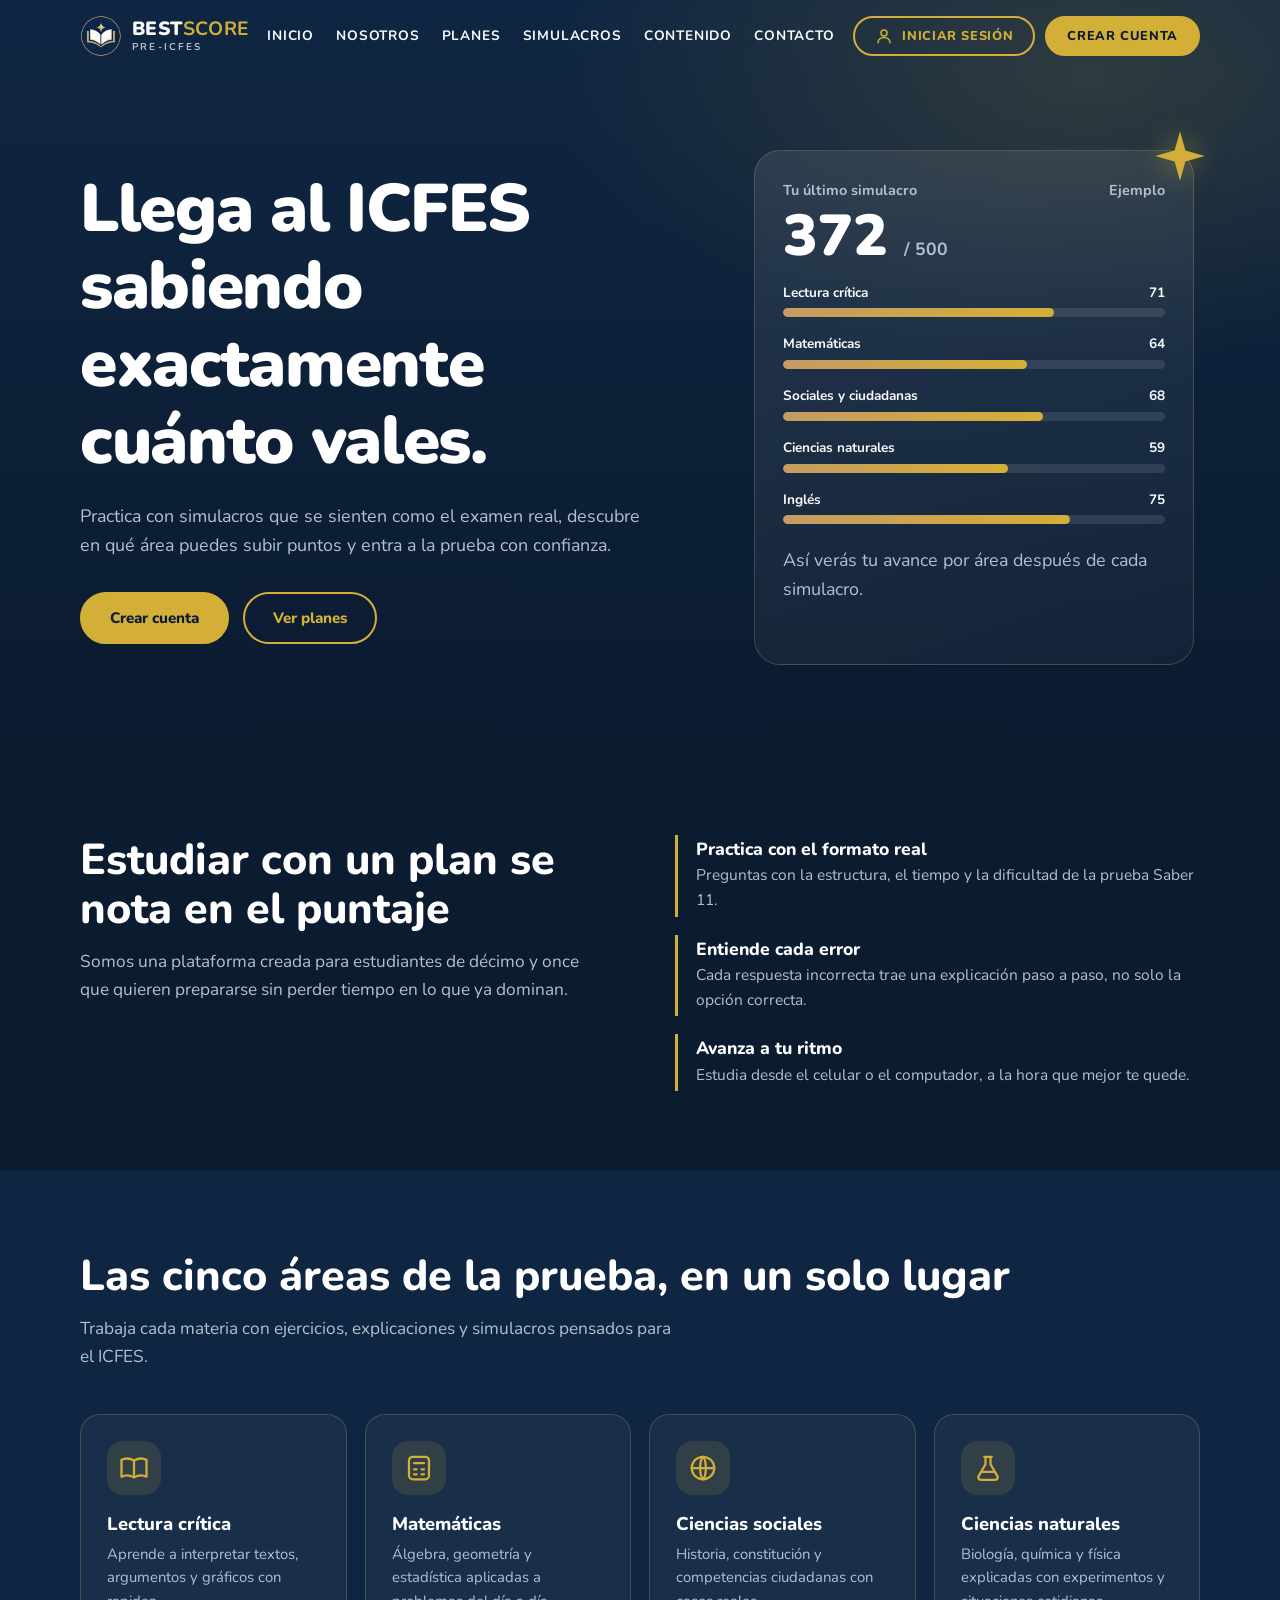
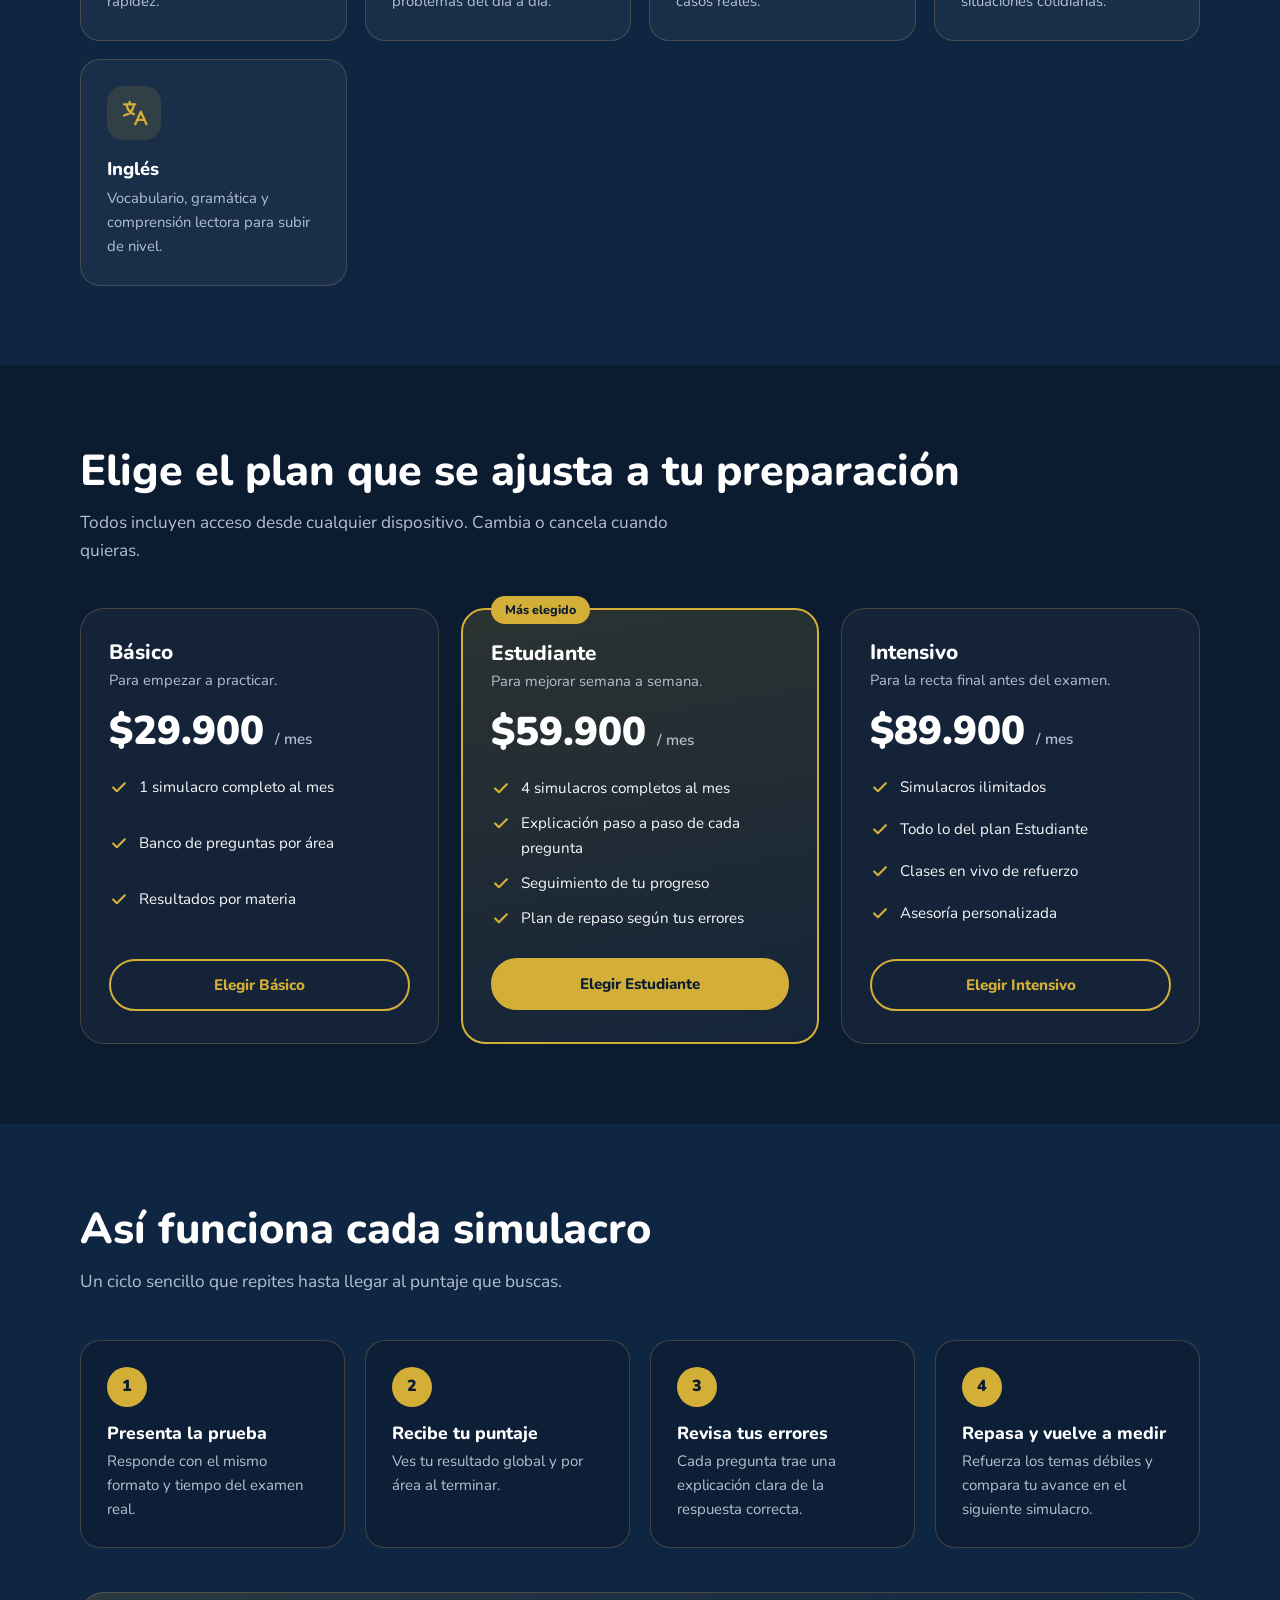
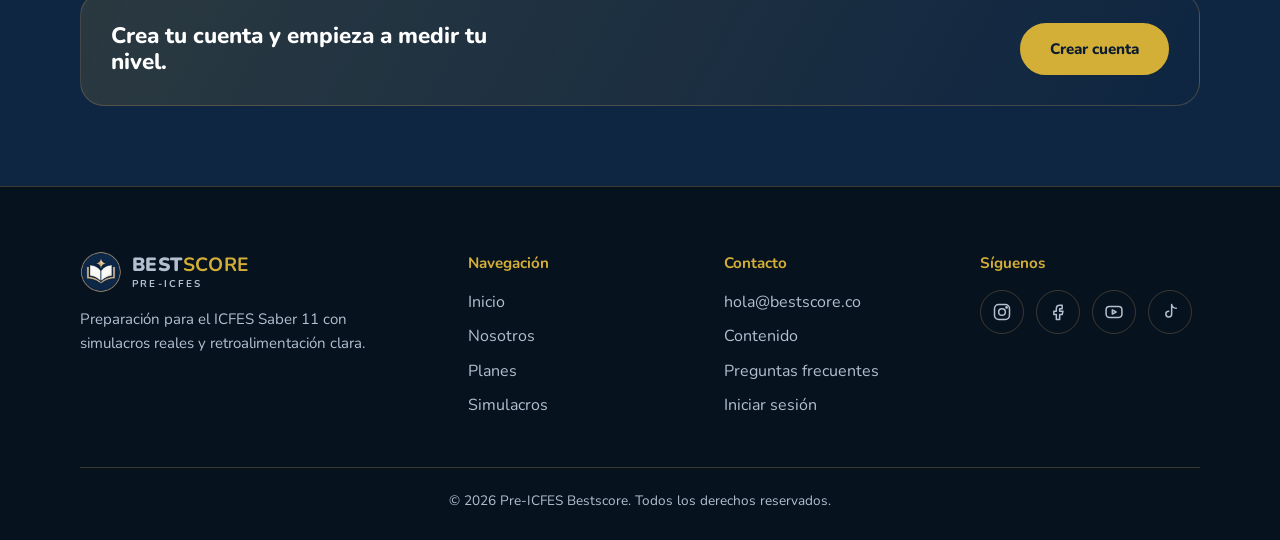
<file: index.html>
<!DOCTYPE html>
<html lang="es">
<head>
<meta charset="UTF-8">
<meta name="viewport" content="width=device-width, initial-scale=1, viewport-fit=cover">
<title>Pre-ICFES Bestscore | Preparación para el ICFES Saber 11</title>
<meta name="description" content="Prepárate para el ICFES Saber 11 con simulacros reales, retroalimentación detallada y planes para cada estudiante.">
<link rel="icon" href="imgs/BSlogo.png" type="image/png">
<link rel="preconnect" href="https://fonts.googleapis.com">
<link rel="preconnect" href="https://fonts.gstatic.com" crossorigin>
<link href="https://fonts.googleapis.com/css2?family=Nunito:wght@400;600;700;800;900&display=swap" rel="stylesheet">
<link rel="stylesheet" href="styles.css">
</head>
<body>

<svg width="0" height="0" style="position:absolute" aria-hidden="true">
  <symbol id="check" viewBox="0 0 24 24"><path d="M5 12.5l4.5 4.5L19 7.5" fill="none" stroke="currentColor" stroke-width="2.6" stroke-linecap="round" stroke-linejoin="round"/></symbol>
</svg>

<header id="top">
  <div class="wrap">
    <nav class="nav" aria-label="Principal">
      <a class="brand" href="#inicio" aria-label="Pre-ICFES Bestscore, inicio">
        <img src="imgs/BSlogo.png" alt="" width="42" height="42">
        <span>Best<b>score</b><small>PRE-ICFES</small></span>
      </a>
      <ul class="menu">
        <li><a href="#inicio">Inicio</a></li>
        <li><a href="#nosotros">Nosotros</a></li>
        <li><a href="#planes">Planes</a></li>
        <li><a href="#simulacros">Simulacros</a></li>
        <li><a href="#contenido">Contenido</a></li>
        <li><a href="#contacto">Contacto</a></li>
      </ul>
      <div class="actions"><a href="login.html" class="btn btn-line">
        <svg viewBox="0 0 24 24" fill="none" stroke="currentColor" stroke-width="2" stroke-linecap="round" stroke-linejoin="round" aria-hidden="true"><circle cx="12" cy="8" r="4"/><path d="M4 21c0-4.4 3.6-7 8-7s8 2.6 8 7"/></svg>
        Iniciar sesión
      </a><a href="registro.html" class="btn btn-gold">Crear cuenta</a></div>
      <button class="burger" id="burger" aria-label="Abrir menú" aria-expanded="false">
        <svg viewBox="0 0 24 24" fill="none" stroke="currentColor" stroke-width="2.2" stroke-linecap="round" aria-hidden="true"><path d="M4 7h16M4 12h16M4 17h16"/></svg>
      </button>
    </nav>
    <div class="drawer" id="drawer">
      <a href="#inicio">Inicio</a><a href="#nosotros">Nosotros</a><a href="#planes">Planes</a>
      <a href="#simulacros">Simulacros</a><a href="#contenido">Contenido</a><a href="#contacto">Contacto</a>
      <a href="login.html" class="btn btn-line">Iniciar sesión</a>
      <a href="registro.html" class="btn btn-gold">Crear cuenta</a>
    </div>
  </div>
</header>

<main>
<section id="inicio">
  <div class="wrap hero">
    <div>
      <h1>Llega al ICFES sabiendo exactamente cuánto vales.</h1>
      <p>Practica con simulacros que se sienten como el examen real, descubre en qué área puedes subir puntos y entra a la prueba con confianza.</p>
      <div class="cta">
        <a href="registro.html" class="btn btn-gold">Crear cuenta</a>
        <a href="#planes" class="btn btn-line">Ver planes</a>
      </div>
    </div>
    <div class="card-score" role="img" aria-label="Ejemplo de reporte de resultados de un simulacro">
      <svg class="star" viewBox="0 0 24 24" fill="currentColor" aria-hidden="true"><path d="M12 1l2.4 8.6L23 12l-8.6 2.4L12 23l-2.4-8.6L1 12l8.6-2.4z"/></svg>
      <div class="score-top"><span>Tu último simulacro</span><span>Ejemplo</span></div>
      <div class="score-num">372 <small>/ 500</small></div>
      <div class="bar"><div class="l"><span>Lectura crítica</span><span>71</span></div><div class="track"><div class="fill" style="width:71%"></div></div></div>
      <div class="bar"><div class="l"><span>Matemáticas</span><span>64</span></div><div class="track"><div class="fill" style="width:64%"></div></div></div>
      <div class="bar"><div class="l"><span>Sociales y ciudadanas</span><span>68</span></div><div class="track"><div class="fill" style="width:68%"></div></div></div>
      <div class="bar"><div class="l"><span>Ciencias naturales</span><span>59</span></div><div class="track"><div class="fill" style="width:59%"></div></div></div>
      <div class="bar"><div class="l"><span>Inglés</span><span>75</span></div><div class="track"><div class="fill" style="width:75%"></div></div></div>
      <p class="note">Así verás tu avance por área después de cada simulacro.</p>
    </div>
  </div>
</section>

<section id="nosotros">
  <div class="wrap about">
    <div>
      <h2>Estudiar con un plan se nota en el puntaje</h2>
      <p class="lead">Somos una plataforma creada para estudiantes de décimo y once que quieren prepararse sin perder tiempo en lo que ya dominan.</p>
    </div>
    <div class="pillars">
      <div class="pillar"><h3>Practica con el formato real</h3><p>Preguntas con la estructura, el tiempo y la dificultad de la prueba Saber 11.</p></div>
      <div class="pillar"><h3>Entiende cada error</h3><p>Cada respuesta incorrecta trae una explicación paso a paso, no solo la opción correcta.</p></div>
      <div class="pillar"><h3>Avanza a tu ritmo</h3><p>Estudia desde el celular o el computador, a la hora que mejor te quede.</p></div>
    </div>
  </div>
</section>

<section id="contenido">
  <div class="wrap">
    <div class="sec-head">
      <h2>Las cinco áreas de la prueba, en un solo lugar</h2>
      <p class="lead">Trabaja cada materia con ejercicios, explicaciones y simulacros pensados para el ICFES.</p>
    </div>
    <div class="grid5">
      <article class="subject">
        <div class="ico"><svg viewBox="0 0 24 24" fill="none" stroke="currentColor" stroke-width="1.8" stroke-linecap="round" stroke-linejoin="round" aria-hidden="true"><path d="M2 5.5C5 4 8.5 4 12 6c3.5-2 7-2 10-.5V19c-3-1.5-6.500-1.500-10 .5-3.500-2-7-2-10-.5z"/><path d="M12 6v13.500"/></svg></div>
        <h3>Lectura crítica</h3><p>Aprende a interpretar textos, argumentos y gráficos con rapidez.</p>
      </article>
      <article class="subject">
        <div class="ico"><svg viewBox="0 0 24 24" fill="none" stroke="currentColor" stroke-width="1.8" stroke-linecap="round" stroke-linejoin="round" aria-hidden="true"><rect x="4" y="3" width="16" height="18" rx="3"/><path d="M8 8h8M8 13h2M14 13h2M8 17h2M14 17h2"/></svg></div>
        <h3>Matemáticas</h3><p>Álgebra, geometría y estadística aplicadas a problemas del día a día.</p>
      </article>
      <article class="subject">
        <div class="ico"><svg viewBox="0 0 24 24" fill="none" stroke="currentColor" stroke-width="1.8" stroke-linecap="round" stroke-linejoin="round" aria-hidden="true"><circle cx="12" cy="12" r="9"/><path d="M3 12h18M12 3c3 3 3 15 0 18M12 3c-3 3-3 15 0 18"/></svg></div>
        <h3>Ciencias sociales</h3><p>Historia, constitución y competencias ciudadanas con casos reales.</p>
      </article>
      <article class="subject">
        <div class="ico"><svg viewBox="0 0 24 24" fill="none" stroke="currentColor" stroke-width="1.8" stroke-linecap="round" stroke-linejoin="round" aria-hidden="true"><path d="M9 3h6M10 3v6L4.500 18.500A2 2 0 0 0 6.200 21.500h11.600a2 2 0 0 0 1.700-3L14 9V3"/><path d="M7.500 15h9"/></svg></div>
        <h3>Ciencias naturales</h3><p>Biología, química y física explicadas con experimentos y situaciones cotidianas.</p>
      </article>
      <article class="subject">
        <div class="ico"><svg viewBox="0 0 24 24" fill="none" stroke="currentColor" stroke-width="1.8" stroke-linecap="round" stroke-linejoin="round" aria-hidden="true"><path d="M4 5h9M8.500 3v2M6 5c.500 4 3 7 6 8M12 5c-.500 4-3 8-8 9"/><path d="M13 21l4.500-10L22 21M14.500 17.500h6"/></svg></div>
        <h3>Inglés</h3><p>Vocabulario, gramática y comprensión lectora para subir de nivel.</p>
      </article>
    </div>
  </div>
</section>

<section id="planes">
  <div class="wrap">
    <div class="sec-head">
      <h2>Elige el plan que se ajusta a tu preparación</h2>
      <p class="lead">Todos incluyen acceso desde cualquier dispositivo. Cambia o cancela cuando quieras.</p>
    </div>
    <div class="plans">
      <article class="plan">
        <h3>Básico</h3><p class="for">Para empezar a practicar.</p>
        <div class="price">$29.900 <small>/ mes</small></div>
        <ul>
          <li><svg><use href="#check"/></svg>1 simulacro completo al mes</li>
          <li><svg><use href="#check"/></svg>Banco de preguntas por área</li>
          <li><svg><use href="#check"/></svg>Resultados por materia</li>
        </ul>
        <a href="#" class="btn btn-line">Elegir Básico</a>
      </article>
      <article class="plan best">
        <span class="tag">Más elegido</span>
        <h3>Estudiante</h3><p class="for">Para mejorar semana a semana.</p>
        <div class="price">$59.900 <small>/ mes</small></div>
        <ul>
          <li><svg><use href="#check"/></svg>4 simulacros completos al mes</li>
          <li><svg><use href="#check"/></svg>Explicación paso a paso de cada pregunta</li>
          <li><svg><use href="#check"/></svg>Seguimiento de tu progreso</li>
          <li><svg><use href="#check"/></svg>Plan de repaso según tus errores</li>
        </ul>
        <a href="#" class="btn btn-gold">Elegir Estudiante</a>
      </article>
      <article class="plan">
        <h3>Intensivo</h3><p class="for">Para la recta final antes del examen.</p>
        <div class="price">$89.900 <small>/ mes</small></div>
        <ul>
          <li><svg><use href="#check"/></svg>Simulacros ilimitados</li>
          <li><svg><use href="#check"/></svg>Todo lo del plan Estudiante</li>
          <li><svg><use href="#check"/></svg>Clases en vivo de refuerzo</li>
          <li><svg><use href="#check"/></svg>Asesoría personalizada</li>
        </ul>
        <a href="#" class="btn btn-line">Elegir Intensivo</a>
      </article>
    </div>
  </div>
</section>

<section id="simulacros">
  <div class="wrap">
    <div class="sec-head">
      <h2>Así funciona cada simulacro</h2>
      <p class="lead">Un ciclo sencillo que repites hasta llegar al puntaje que buscas.</p>
    </div>
    <div class="steps">
      <div class="step"><h3>Presenta la prueba</h3><p>Responde con el mismo formato y tiempo del examen real.</p></div>
      <div class="step"><h3>Recibe tu puntaje</h3><p>Ves tu resultado global y por área al terminar.</p></div>
      <div class="step"><h3>Revisa tus errores</h3><p>Cada pregunta trae una explicación clara de la respuesta correcta.</p></div>
      <div class="step"><h3>Repasa y vuelve a medir</h3><p>Refuerza los temas débiles y compara tu avance en el siguiente simulacro.</p></div>
    </div>
    <div class="banner">
      <h3>Crea tu cuenta y empieza a medir tu nivel.</h3>
      <a href="registro.html" class="btn btn-gold">Crear cuenta</a>
    </div>
  </div>
</section>
</main>

<footer id="contacto">
  <div class="wrap">
    <div class="fgrid">
      <div>
        <a class="brand" href="#inicio"><img src="imgs/BSlogo.png" alt="" width="42" height="42"><span>Best<b>score</b><small>PRE-ICFES</small></span></a>
        <p>Preparación para el ICFES Saber 11 con simulacros reales y retroalimentación clara.</p>
      </div>
      <div><h4>Navegación</h4><ul><li><a href="#inicio">Inicio</a></li><li><a href="#nosotros">Nosotros</a></li><li><a href="#planes">Planes</a></li><li><a href="#simulacros">Simulacros</a></li></ul></div>
      <div><h4>Contacto</h4><ul><li><a href="mailto:hola@bestscore.co">hola@bestscore.co</a></li><li><a href="#contenido">Contenido</a></li><li><a href="#">Preguntas frecuentes</a></li><li><a href="#">Iniciar sesión</a></li></ul></div>
      <div>
        <h4>Síguenos</h4>
        <div class="social">
          <a href="#" aria-label="Instagram"><svg viewBox="0 0 24 24" fill="none" stroke="currentColor" stroke-width="1.8" stroke-linecap="round" stroke-linejoin="round"><rect x="3" y="3" width="18" height="18" rx="5"/><circle cx="12" cy="12" r="4"/><circle cx="17.500" cy="6.500" r=".8" fill="currentColor"/></svg></a>
          <a href="#" aria-label="Facebook"><svg viewBox="0 0 24 24" fill="none" stroke="currentColor" stroke-width="1.8" stroke-linecap="round" stroke-linejoin="round"><path d="M14 8h3V4h-3a4 4 0 0 0-4 4v3H7v4h3v6h4v-6h3l1-4h-4V8z"/></svg></a>
          <a href="#" aria-label="YouTube"><svg viewBox="0 0 24 24" fill="none" stroke="currentColor" stroke-width="1.8" stroke-linecap="round" stroke-linejoin="round"><rect x="2.500" y="5.500" width="19" height="13" rx="4"/><path d="M10 9.500v5l4.500-2.500z"/></svg></a>
          <a href="#" aria-label="TikTok"><svg viewBox="0 0 24 24" fill="none" stroke="currentColor" stroke-width="1.8" stroke-linecap="round" stroke-linejoin="round"><path d="M14 3v11.500a3.500 3.500 0 1 1-3.500-3.500M14 3c.500 3 2.500 4.500 5.500 4.500"/></svg></a>
        </div>
      </div>
    </div>
    <p class="copy">© <span id="y">2026</span> Pre-ICFES Bestscore. Todos los derechos reservados.</p>
  </div>
</footer>

<script src="script.js" defer></script>
</body>
</html>
</file>
<file: styles.css>
:root{--navy:#0F2642;--night:#0B1B30;--gold:#D4AF37;--sand:#C59B63;--white:#fff;--bone:#F8F9FA;--muted:#b4c0d0;--line:rgba(197,155,99,.28);--card:rgba(255,255,255,.04);
box-sizing:border-box;padding-top:env(safe-area-inset-top,0px);padding-bottom:env(safe-area-inset-bottom,0px)}
html{scroll-behavior:smooth;scroll-padding-top:90px;background:var(--night)}
*,*::before,*::after{box-sizing:inherit;margin:0}
body{font-family:'Nunito',sans-serif;background:var(--night);color:var(--bone);line-height:1.6;-webkit-font-smoothing:antialiased}
a{color:inherit;text-decoration:none}
svg{display:block}
:focus-visible{outline:3px solid var(--gold);outline-offset:3px;border-radius:6px}
.wrap{width:min(1120px,100% - 40px);margin-inline:auto}
section{padding:80px 0}
h1,h2,h3{line-height:1.15;font-weight:800;color:var(--white)}
h2{font-size:clamp(1.8rem,4.5vw,2.7rem);margin-bottom:14px}
.lead{color:var(--muted);max-width:60ch;font-size:1.08rem}
.sec-head{margin-bottom:44px}

/* NAV */
header{position:fixed;top:0;left:0;right:0;z-index:50;padding-top:env(safe-area-inset-top,0px);background:rgba(11,27,48,0);border-bottom:1px solid transparent;-webkit-backdrop-filter:blur(0);backdrop-filter:blur(0);transition:background .45s ease,backdrop-filter .45s ease,-webkit-backdrop-filter .45s ease,border-color .45s ease,box-shadow .45s ease}
header.scrolled{background:rgba(11,27,48,.86);-webkit-backdrop-filter:blur(24px) saturate(140%);backdrop-filter:blur(24px) saturate(140%);border-color:var(--line);box-shadow:0 12px 32px rgba(0,0,0,.28)}
.nav{display:flex;align-items:center;justify-content:space-between;height:72px}
.brand{display:flex;align-items:center;gap:10px;font-weight:900;font-size:1.2rem;letter-spacing:.02em;text-transform:uppercase}
.brand b{color:var(--gold)}
.brand span{line-height:1.05}
.brand small{display:block;font-size:.62rem;letter-spacing:.22em;color:var(--muted);font-weight:700;margin-top:3px}
.brand svg{width:42px;height:42px}
.menu{display:none;list-style:none;padding:0;gap:22px}
.menu a{font-weight:700;font-size:.85rem;letter-spacing:.06em;text-transform:uppercase;color:var(--bone);padding:6px 0;border-bottom:2px solid transparent;transition:.25s}
.menu a:hover{color:var(--gold);border-color:var(--gold)}
.btn{display:inline-flex;align-items:center;justify-content:center;gap:9px;font:800 .95rem 'Nunito',sans-serif;border-radius:999px;padding:14px 28px;border:2px solid var(--gold);cursor:pointer;transition:.25s}
.btn svg{width:18px;height:18px}
.btn-gold{background:var(--gold);color:var(--night)}
.btn-gold:hover{background:#e6c34f;transform:translateY(-2px);box-shadow:0 10px 26px rgba(212,175,55,.3)}
.btn-line{background:transparent;color:var(--gold)}
.btn-line:hover{background:rgba(212,175,55,.14);transform:translateY(-2px)}
.actions{display:none;gap:10px}
.actions .btn{display:inline-flex;padding:9px 20px;font-size:.8rem;letter-spacing:.05em;text-transform:uppercase}
.burger{background:none;border:0;color:var(--white);width:44px;height:44px;cursor:pointer}
.burger svg{width:28px;height:28px;margin:auto}
.drawer{display:none;padding:8px 0 22px;border-top:1px solid var(--line)}
.drawer.open{display:block}
.drawer a{display:block;padding:12px 4px;font-weight:700;letter-spacing:.05em;text-transform:uppercase;font-size:.9rem}
.drawer a:hover{color:var(--gold)}
.drawer .btn{margin-top:10px;width:100%}
@media(min-width:1120px){.menu{display:flex}.actions{display:flex}.burger,.drawer{display:none!important}}

/* HERO */
#inicio{padding:150px 0 90px;background:radial-gradient(900px 480px at 85% 10%,rgba(212,175,55,.16),transparent 60%),linear-gradient(180deg,var(--navy),var(--night))}
.hero{display:grid;gap:56px;align-items:center}
.hero h1{font-size:clamp(2.3rem,7vw,4.2rem);font-weight:900;letter-spacing:-.02em}
.hero h1 em{font-style:normal;color:var(--gold)}
.hero p{color:var(--muted);font-size:1.12rem;margin:22px 0 32px;max-width:52ch}
.cta{display:flex;flex-wrap:wrap;gap:14px}
.card-score{background:linear-gradient(160deg,rgba(255,255,255,.09),rgba(255,255,255,.03));border:1px solid var(--line);border-radius:26px;padding:28px;max-width:440px;width:100%;margin-inline:auto;position:relative}
.card-score .star{position:absolute;top:-22px;right:-14px;width:54px;height:54px;color:var(--gold);filter:drop-shadow(0 0 14px rgba(212,175,55,.5))}
.score-top{display:flex;align-items:baseline;justify-content:space-between;margin-bottom:6px;color:var(--muted);font-weight:700;font-size:.9rem}
.score-num{font-size:3.6rem;font-weight:900;color:var(--white);line-height:1}
.score-num small{font-size:1.1rem;color:var(--muted);font-weight:700}
.bar{margin-top:16px}
.bar div.l{display:flex;justify-content:space-between;font-size:.85rem;font-weight:700;margin-bottom:5px}
.track{height:9px;border-radius:9px;background:rgba(255,255,255,.1);overflow:hidden}
.fill{height:100%;border-radius:9px;background:linear-gradient(90deg,var(--sand),var(--gold));transform-origin:left;animation:grow 1.2s .3s cubic-bezier(.2,.8,.2,1) both}
@keyframes grow{from{transform:scaleX(0)}}
.note{margin-top:20px;font-size:.78rem;color:var(--muted)}
@media(min-width:900px){.hero{grid-template-columns:1.15fr .85fr}}

/* NOSOTROS */
#nosotros{background:var(--night)}
.about{display:grid;gap:30px}
.pillars{display:grid;gap:18px}
.pillar{border-left:3px solid var(--gold);padding:4px 0 4px 18px}
.pillar h3{font-size:1.1rem;margin-bottom:4px}
.pillar p{color:var(--muted);font-size:.97rem}
@media(min-width:900px){.about{grid-template-columns:1fr 1fr;gap:70px;align-items:start}}

/* CONTENIDO */
#contenido{background:var(--navy)}
.grid5{display:grid;gap:18px;grid-template-columns:repeat(auto-fit,minmax(210px,1fr))}
.subject{background:var(--card);border:1px solid var(--line);border-radius:20px;padding:26px;transition:.3s}
.subject:hover{transform:translateY(-6px);border-color:var(--gold);background:rgba(212,175,55,.07)}
.ico{width:54px;height:54px;border-radius:16px;background:rgba(212,175,55,.13);color:var(--gold);display:grid;place-items:center;margin-bottom:18px}
.ico svg{width:30px;height:30px}
.subject h3{font-size:1.15rem;margin-bottom:8px}
.subject p{color:var(--muted);font-size:.93rem}

/* PLANES */
#planes{background:var(--night)}
.plans{display:grid;gap:22px;align-items:stretch}
.plan{background:var(--card);border:1px solid var(--line);border-radius:24px;padding:32px 28px;display:flex;flex-direction:column;position:relative;transition:.3s}
.plan:hover{transform:translateY(-6px)}
.plan.best{background:linear-gradient(170deg,rgba(212,175,55,.16),rgba(255,255,255,.04));border:2px solid var(--gold)}
.tag{position:absolute;top:-14px;left:28px;background:var(--gold);color:var(--night);font-weight:800;font-size:.78rem;padding:4px 14px;border-radius:999px}
.plan h3{font-size:1.3rem}
.plan .for{color:var(--muted);font-size:.92rem;margin:4px 0 18px}
.price{font-size:2.5rem;font-weight:900;color:var(--white);line-height:1}
.price small{font-size:.95rem;color:var(--muted);font-weight:600}
.plan ul{list-style:none;padding:0;margin:24px 0 28px;display:grid;gap:11px;flex:1}
.plan li{display:flex;gap:10px;font-size:.95rem}
.plan li svg{width:20px;height:20px;color:var(--gold);flex:none;margin-top:2px}
@media(min-width:900px){.plans{grid-template-columns:repeat(3,1fr)}}

/* SIMULACROS */
#simulacros{background:var(--navy)}
.steps{display:grid;gap:20px;counter-reset:s;grid-template-columns:repeat(auto-fit,minmax(230px,1fr))}
.step{counter-increment:s;padding:26px;border-radius:20px;border:1px solid var(--line);background:rgba(11,27,48,.55);transition:.3s}
.step:hover{border-color:var(--gold)}
.step::before{content:counter(s);display:grid;place-items:center;width:40px;height:40px;border-radius:50%;background:var(--gold);color:var(--night);font-weight:900;margin-bottom:16px}
.step h3{font-size:1.1rem;margin-bottom:6px}
.step p{color:var(--muted);font-size:.94rem}
.banner{margin-top:44px;border:1px solid var(--line);border-radius:24px;padding:30px;display:flex;flex-wrap:wrap;gap:20px;align-items:center;justify-content:space-between;background:linear-gradient(120deg,rgba(212,175,55,.14),transparent)}
.banner h3{font-size:1.4rem;max-width:30ch}

/* FOOTER */
footer{background:#07121f;border-top:1px solid var(--line);padding:64px 0 28px}
.fgrid{display:grid;gap:36px}
.fgrid h4{color:var(--gold);font-size:.95rem;margin-bottom:14px}
.fgrid ul{list-style:none;padding:0;display:grid;gap:9px}
.fgrid a{color:var(--muted);transition:.25s}
.fgrid a:hover{color:var(--gold)}
.fgrid p{color:var(--muted);font-size:.94rem;margin-top:14px;max-width:34ch}
.social{display:flex;gap:12px}
.social a{width:44px;height:44px;border-radius:50%;border:1px solid var(--line);display:grid;place-items:center;transition:.25s}
.social a:hover{background:var(--gold);color:var(--night);transform:translateY(-3px)}
.social svg{width:20px;height:20px}
.copy{margin-top:48px;padding-top:22px;border-top:1px solid var(--line);color:var(--muted);font-size:.85rem;text-align:center}
@media(min-width:800px){.fgrid{grid-template-columns:1.6fr 1fr 1fr 1fr}}
@media(prefers-reduced-motion:reduce){*{animation:none!important;transition:none!important;scroll-behavior:auto!important}}

/* ===== RESPONSIVE EXTRA ===== */
body{overflow-x:hidden}
img,svg,video{max-width:100%}
@media(max-width:899px){.plans{max-width:560px;margin-inline:auto}}
@media(max-width:599px){
 section{padding:60px 0}
 #inicio{padding:112px 0 64px}
 .cta .btn{flex:1 1 100%}
 .banner{text-align:center;justify-content:center}
 .banner .btn{width:100%}
 .plan{padding:28px 22px}
}
@media(max-width:380px){.brand{font-size:1rem}.brand svg{width:36px;height:36px}.btn{padding:12px 20px}.wrap{width:calc(100% - 28px)}}
@media(max-height:500px) and (orientation:landscape){#inicio{padding-top:100px}}
@media(min-width:1600px){html{font-size:112.5%}.wrap{width:min(1280px,100% - 80px)}}

/* ===== LOGO (imagen) ===== */
.brand img{width:42px;height:42px;object-fit:contain;border-radius:50%;flex:none}
@media(max-width:380px){.brand img{width:36px;height:36px}}
</file>
